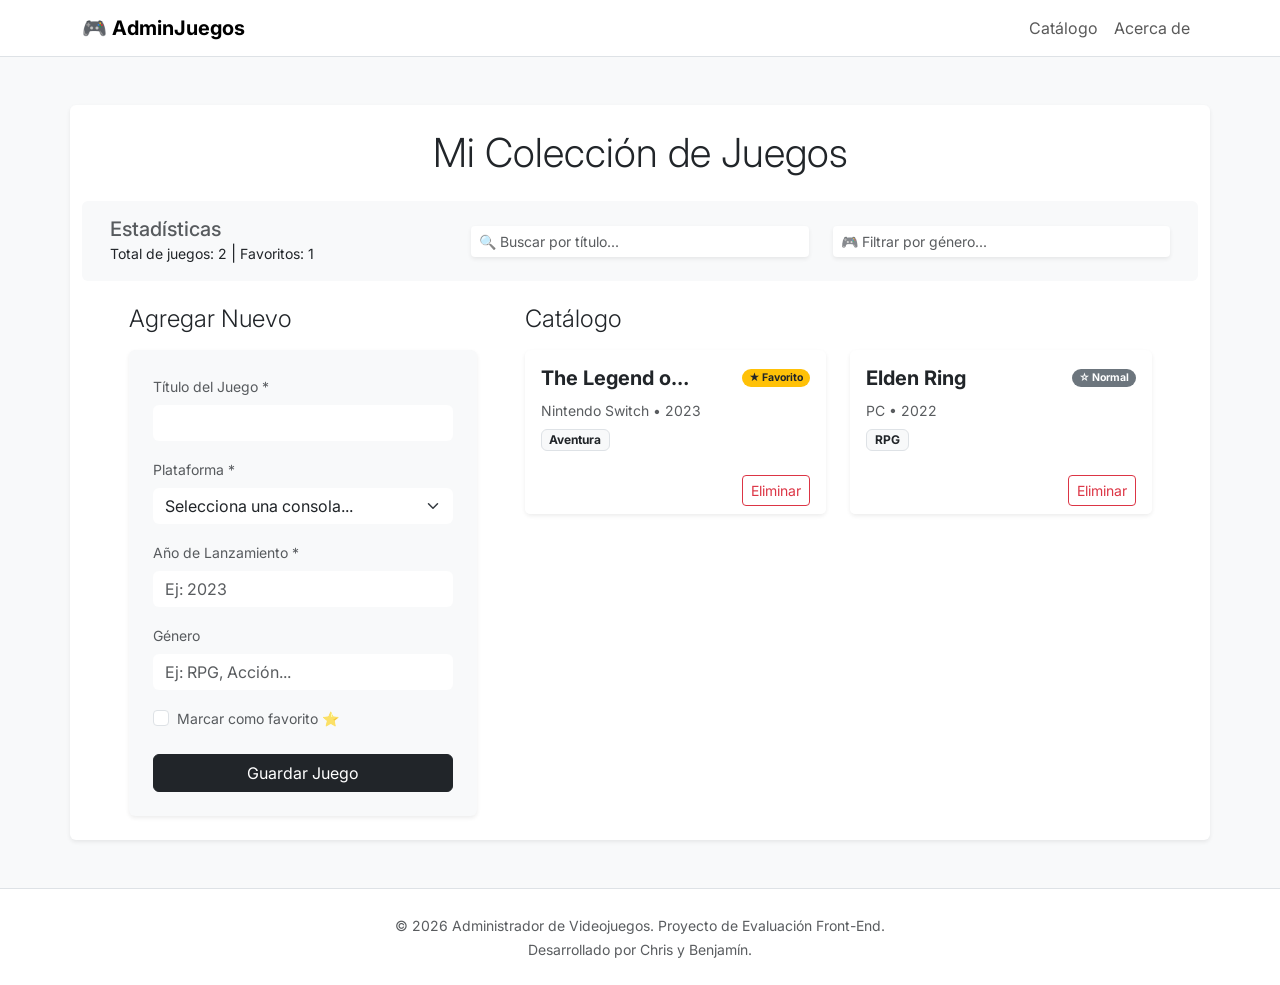
<file: index.html>
<!DOCTYPE html>
<html lang="es">
<head>
    <meta charset="UTF-8">
    <meta name="viewport" content="width=device-width, initial-scale=1.0">
    <title>Administrador de Videojuegos</title>
    <link href="https://cdn.jsdelivr.net/npm/bootstrap@5.3.3/dist/css/bootstrap.min.css" rel="stylesheet">
    <link rel="stylesheet" href="css/style.css">
</head>
<body class="bg-light"> 

    <main class="container my-5 p-4 bg-white shadow-sm rounded">
        <h1 class="text-center mb-4 fw-light">Mi Colección de Juegos</h1>
        
        <div class="row mb-4 align-items-center bg-light p-3 rounded">
            <div class="col-md-4">
                <h5 class="m-0 text-muted">Estadísticas</h5>
                <small id="stats-total">Total de juegos: 0</small> | 
                <small id="stats-favoritos">Favoritos: 0</small>
            </div>
            <div class="col-md-4">
                <input type="text" id="buscador" class="form-control form-control-sm border-0 shadow-sm" placeholder="🔍 Buscar por título...">
            </div>
            <div class="col-md-4">
                <input type="text" id="filtro-genero" class="form-control form-control-sm border-0 shadow-sm" placeholder="🎮 Filtrar por género...">
            </div>
        </div>

        <div class="row gap-4 justify-content-center">
            
            <div class="col-md-4">
                <h4 class="fw-light mb-3">Agregar Nuevo</h4>
                
                <div id="alerta-error" class="alert alert-danger d-none small" role="alert"></div>

                <form id="formulario-juego" class="card p-4 border-0 shadow-sm bg-light">
                    <div class="mb-3">
                        <label for="titulo" class="form-label text-muted small">Título del Juego *</label>
                        <input type="text" class="form-control border-0" id="titulo">
                    </div>
                    
                    <div class="mb-3">
                        <label for="plataforma" class="form-label text-muted small">Plataforma *</label>
                        <select class="form-select border-0" id="plataforma">
                            <option value="">Selecciona una consola...</option>
                            <option value="PC">PC</option>
                            <option value="PlayStation 5">PlayStation 5</option>
                            <option value="Nintendo Switch">Nintendo Switch</option>
                            <option value="Xbox Series X/S">Xbox Series X/S</option>
                            <option value="Otra">Otra</option>
                        </select>
                    </div>

                    <div class="mb-3">
                        <label for="anio" class="form-label text-muted small">Año de Lanzamiento *</label>
                        <input type="number" class="form-control border-0" id="anio" placeholder="Ej: 2023">
                    </div>

                    <div class="mb-3">
                        <label for="genero" class="form-label text-muted small">Género</label>
                        <input type="text" class="form-control border-0" id="genero" placeholder="Ej: RPG, Acción...">
                    </div>

                    <div class="form-check mb-4">
                        <input class="form-check-input" type="checkbox" id="favorito">
                        <label class="form-check-label text-muted small" for="favorito">
                            Marcar como favorito ⭐
                        </label>
                    </div>

                    <button type="submit" class="btn btn-dark w-100">Guardar Juego</button>
                </form>
            </div>

            <div class="col-md-7">
                <h4 class="fw-light mb-3">Catálogo</h4>
                <div class="row" id="contenedor-juegos">
                    </div>
            </div>

        </div>
    </main>

    <script src="https://cdn.jsdelivr.net/npm/bootstrap@5.3.3/dist/js/bootstrap.bundle.min.js"></script>
    <script src="js/app.js"></script>
</body>
</html>
</file>
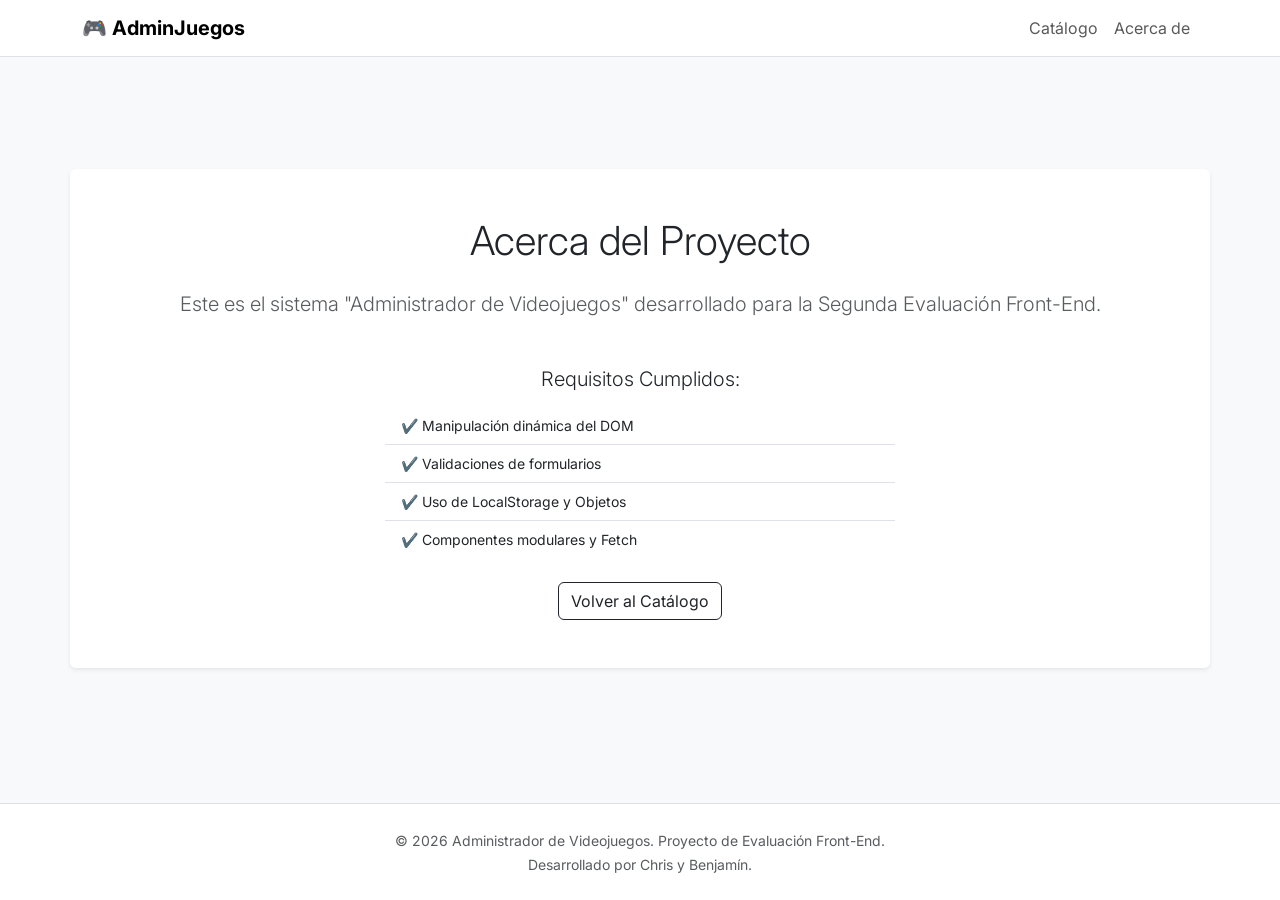
<file: pages/inicio.html>
<!DOCTYPE html>
<html lang="es">
<head>
    <meta charset="UTF-8">
    <meta name="viewport" content="width=device-width, initial-scale=1.0">
    <title>Acerca de - AdminJuegos</title>
    <link href="https://cdn.jsdelivr.net/npm/bootstrap@5.3.3/dist/css/bootstrap.min.css" rel="stylesheet">
    <link rel="stylesheet" href="../css/style.css">
</head>
<body class="bg-light d-flex flex-column min-vh-100"> 

    <main class="container my-auto p-5 bg-white shadow-sm rounded text-center">
        <h1 class="fw-light mb-4">Acerca del Proyecto</h1>
        <p class="lead text-muted">
            Este es el sistema "Administrador de Videojuegos" desarrollado para la Segunda Evaluación Front-End.
        </p>
        
        <div class="row justify-content-center mt-5">
            <div class="col-md-6">
                <h5 class="fw-light mb-3">Requisitos Cumplidos:</h5>
                <ul class="list-group list-group-flush text-start small text-muted">
                    <li class="list-group-item">✔️ Manipulación dinámica del DOM</li>
                    <li class="list-group-item">✔️ Validaciones de formularios</li>
                    <li class="list-group-item">✔️ Uso de LocalStorage y Objetos</li>
                    <li class="list-group-item">✔️ Componentes modulares y Fetch</li>
                </ul>
            </div>
        </div>
        <a href="../index.html" class="btn btn-outline-dark mt-4">Volver al Catálogo</a>
    </main>

    <script>
        window.addEventListener('DOMContentLoaded', () => {
            const body = document.querySelector('body');
            
            // Cargar Nav (ajustando la ruta con ../ porque estamos dentro de 'pages')
            fetch('../components/nav.html')
                .then(res => res.text())
                .then(html => {
                    const navCorregido = html.replace(/href="index.html"/g, 'href="../index.html"');
                    body.insertAdjacentHTML('afterbegin', navCorregido);
                });

            // Cargar Footer
            fetch('../components/footer.html')
                .then(res => res.text())
                .then(html => body.insertAdjacentHTML('beforeend', html));
        });
    </script>
</body>
</html>
</file>
<file: css/style.css>
/* Importar una fuente limpia y moderna de Google Fonts */
@import url('https://fonts.googleapis.com/css2?family=Inter:wght@300;400;600&display=swap');

body {
    font-family: 'Inter', sans-serif;
    background-color: #f8f9fa; /* Fondo general muy sutil */
}

/* Efecto suave al pasar el ratón sobre las tarjetas de los juegos */
.card {
    transition: transform 0.2s ease-in-out, box-shadow 0.2s ease-in-out;
}

.card:hover {
    transform: translateY(-5px);
    box-shadow: 0 .5rem 1rem rgba(0,0,0,.1)!important;
}

/* Personalización minimalista de la barra de desplazamiento (Scrollbar) */
::-webkit-scrollbar {
    width: 8px;
}
::-webkit-scrollbar-thumb {
    background: #d1d5db;
    border-radius: 4px;
}
::-webkit-scrollbar-thumb:hover {
    background: #9ca3af;
}
</file>
